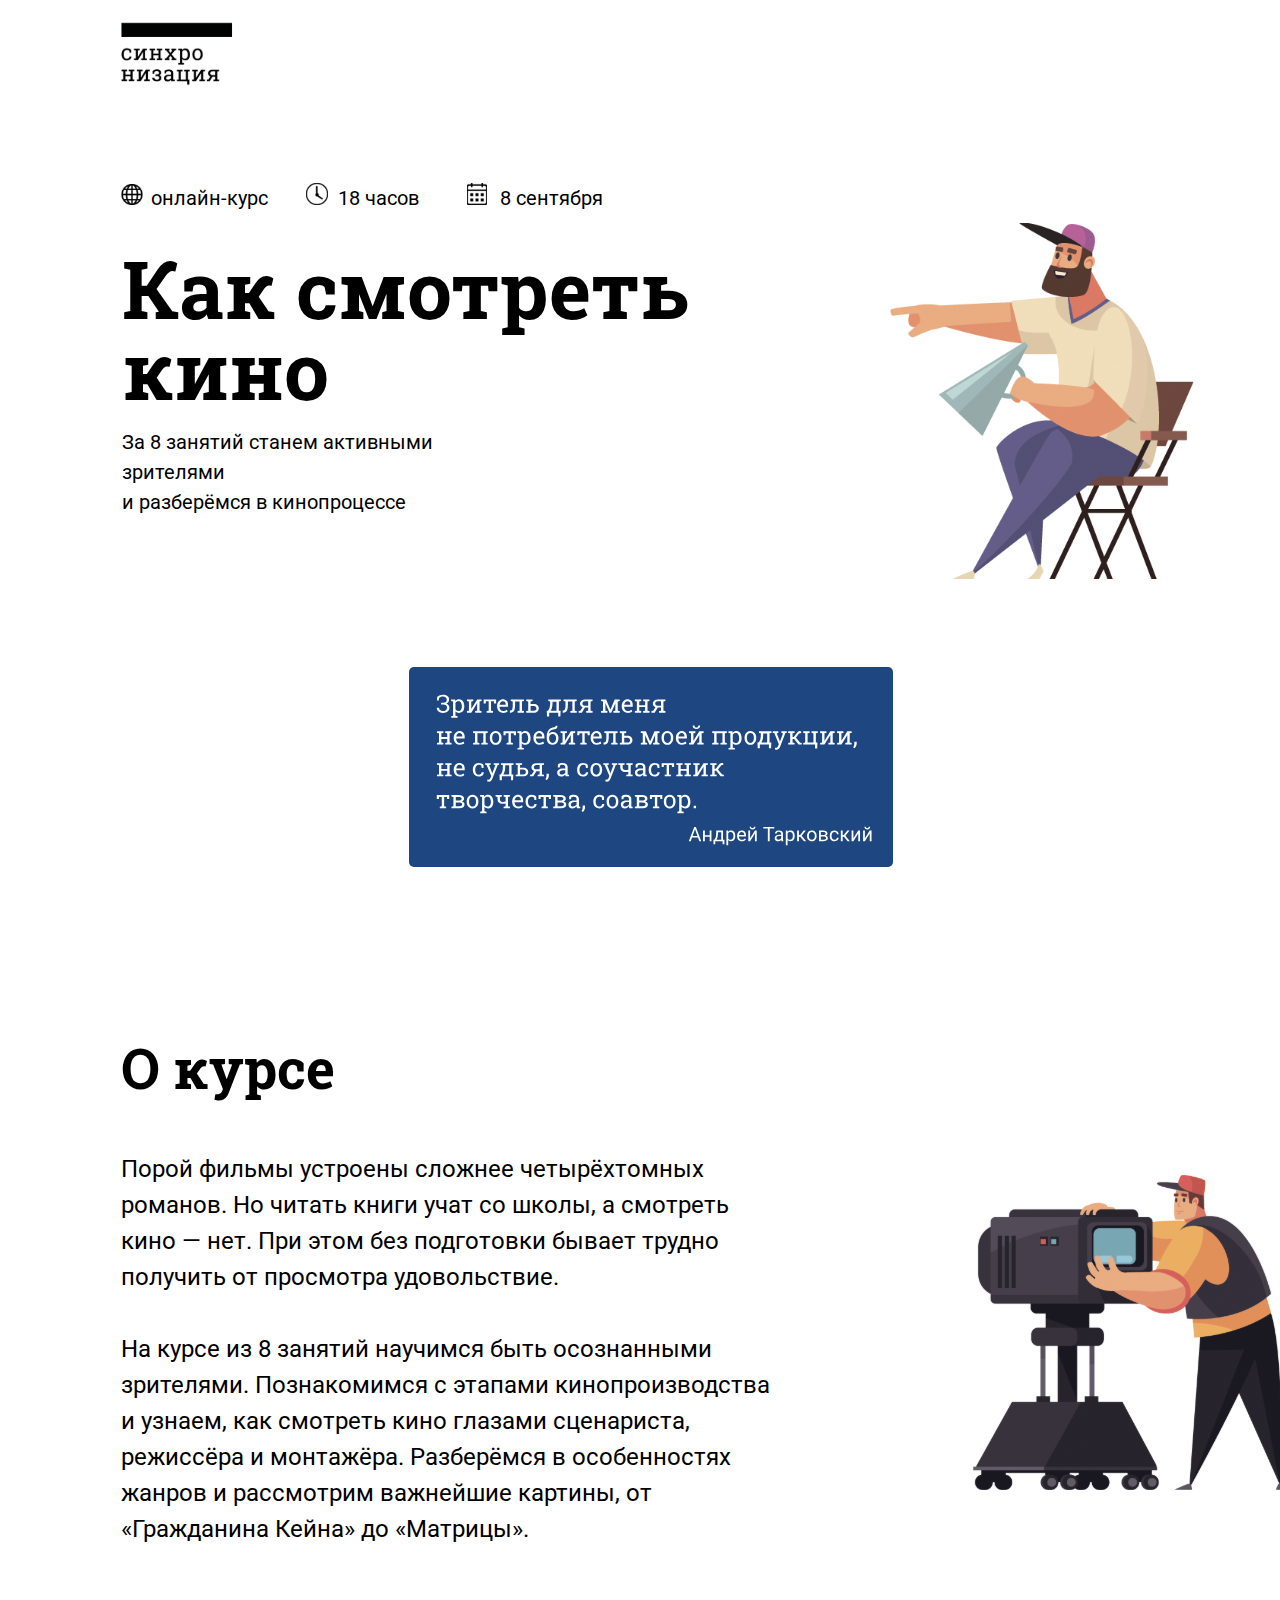
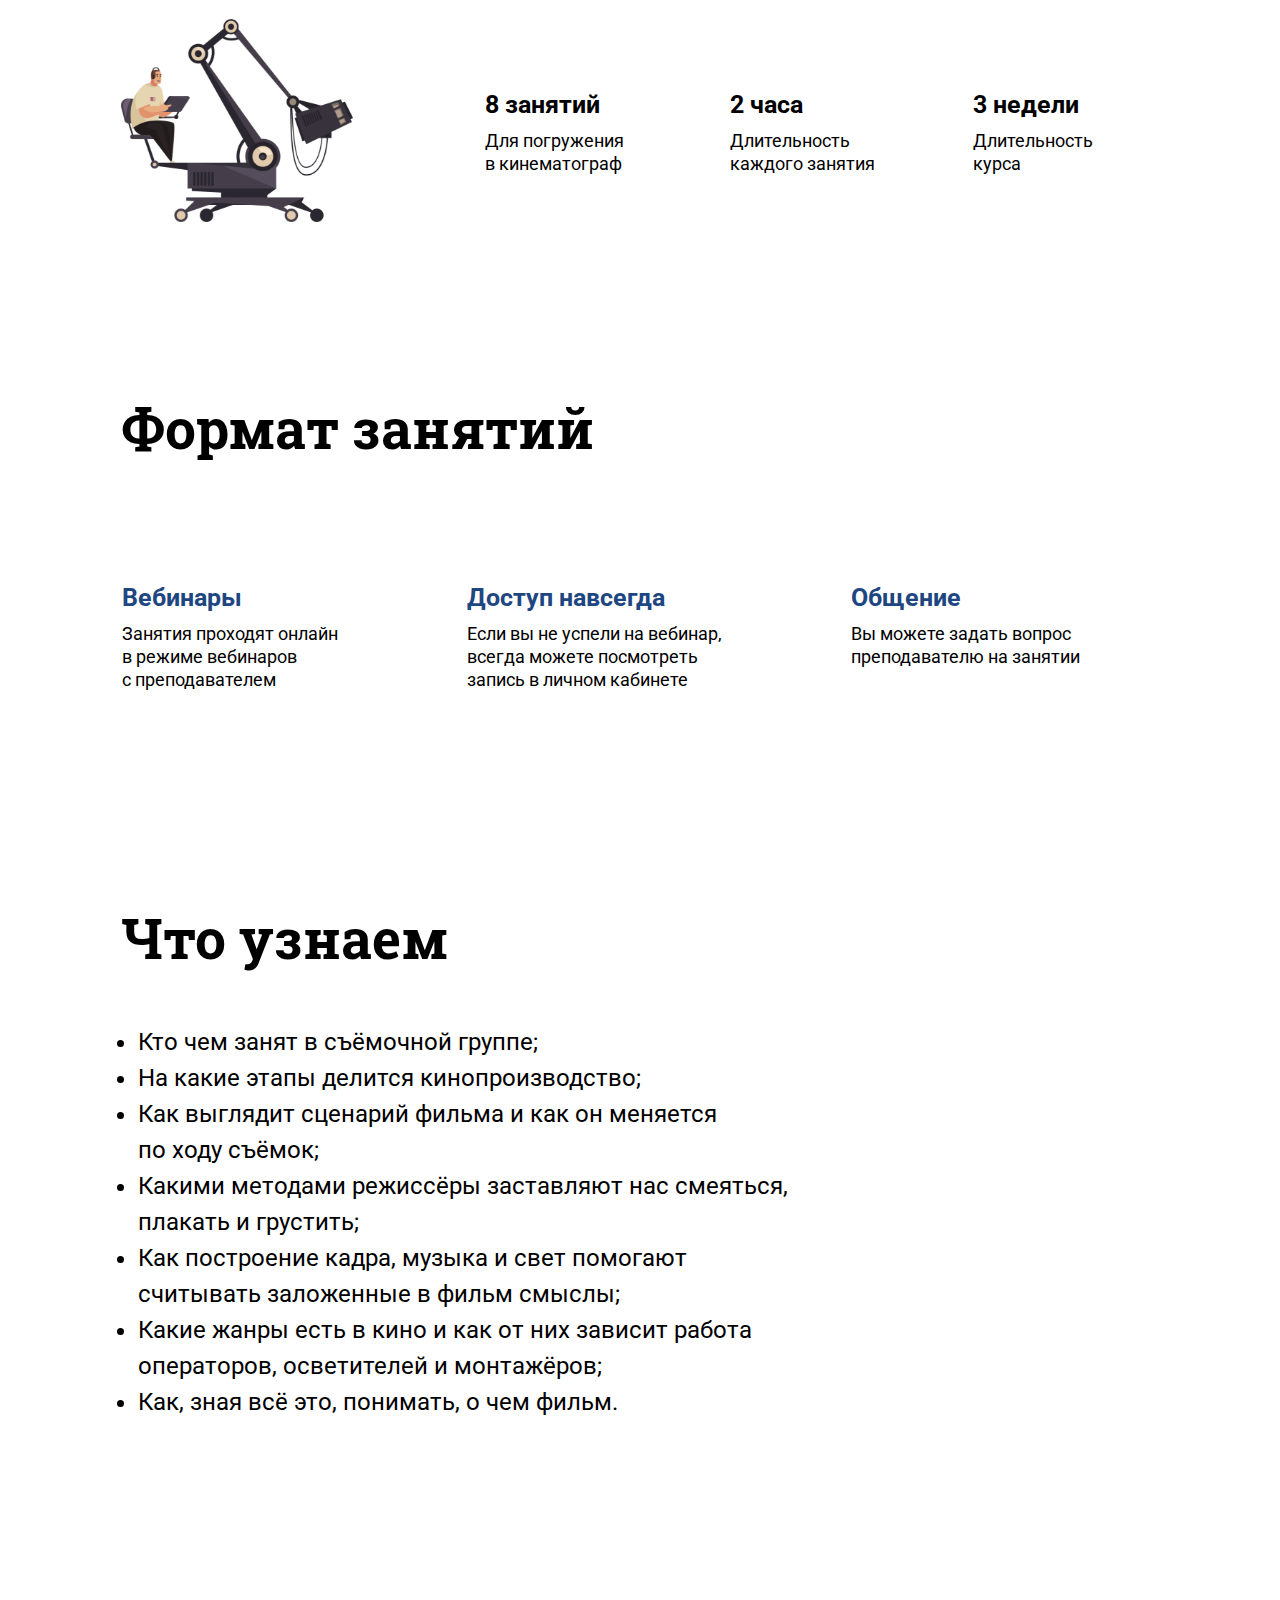
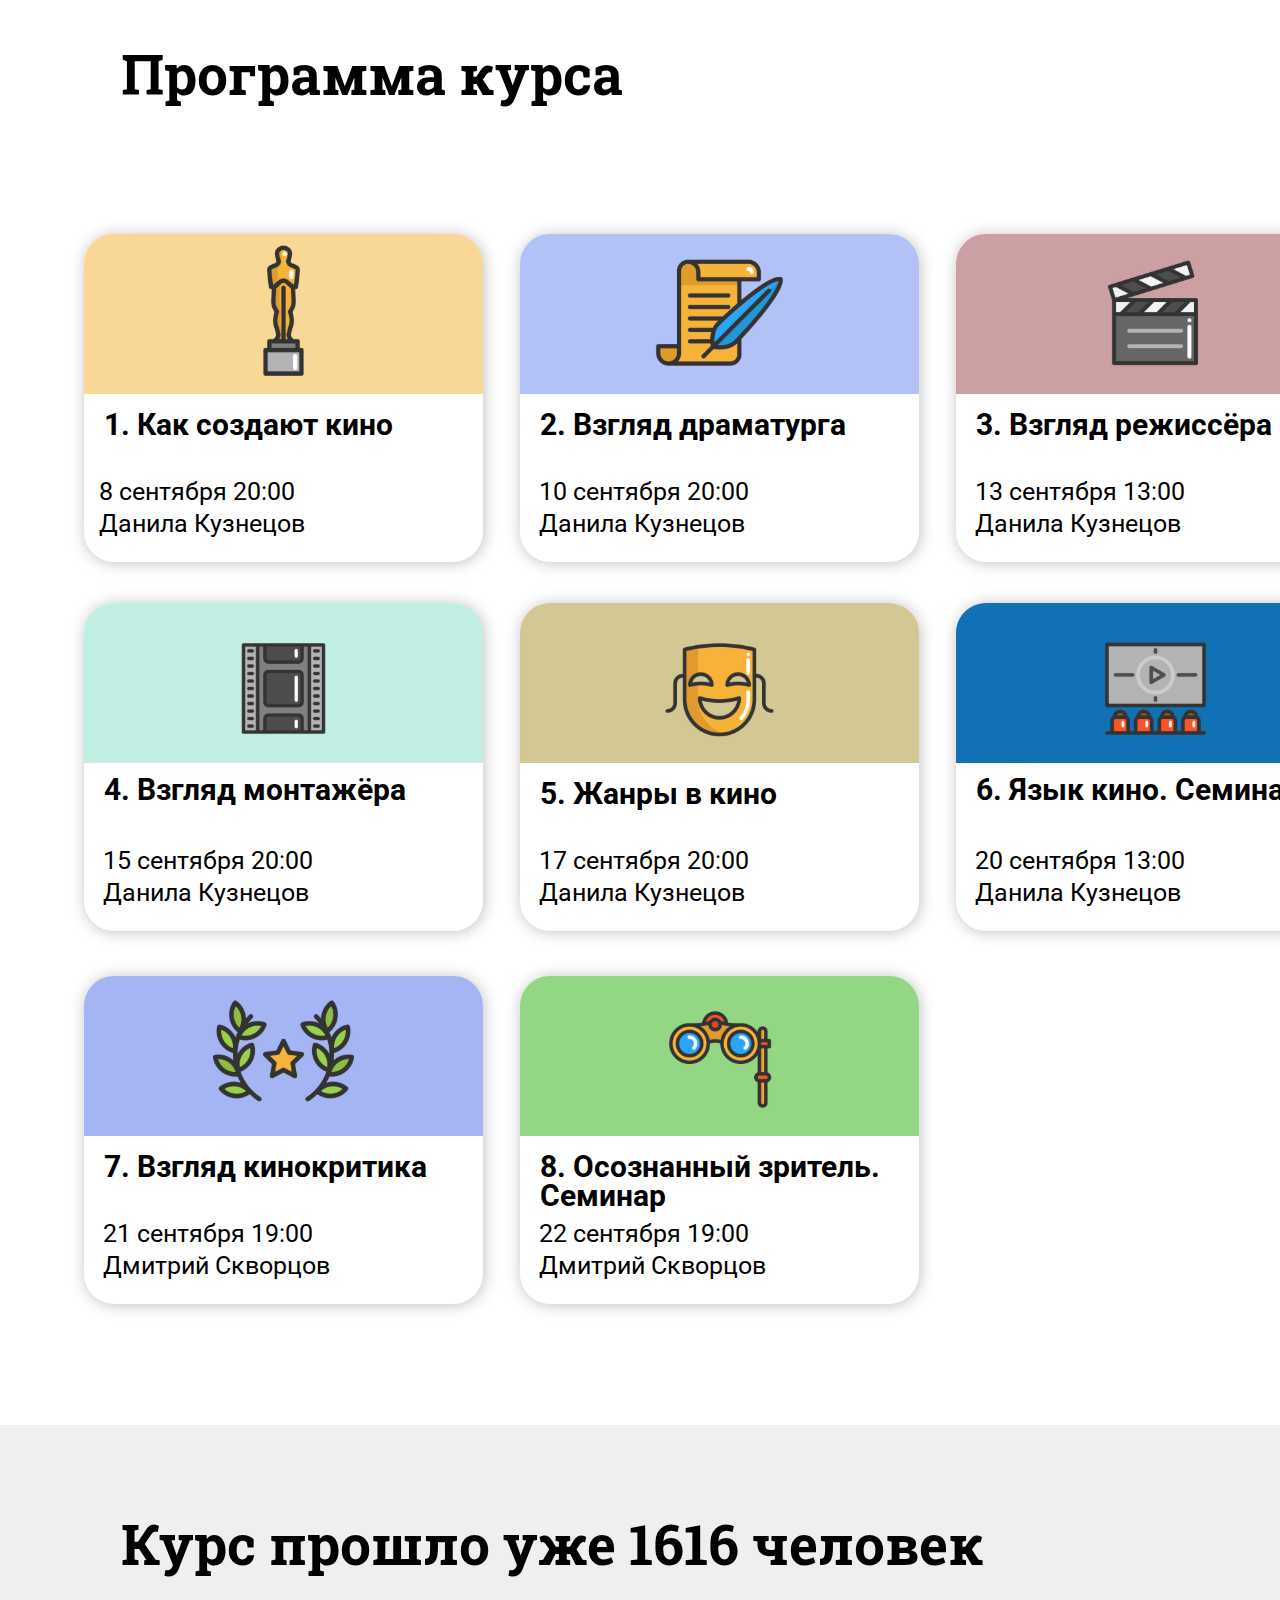
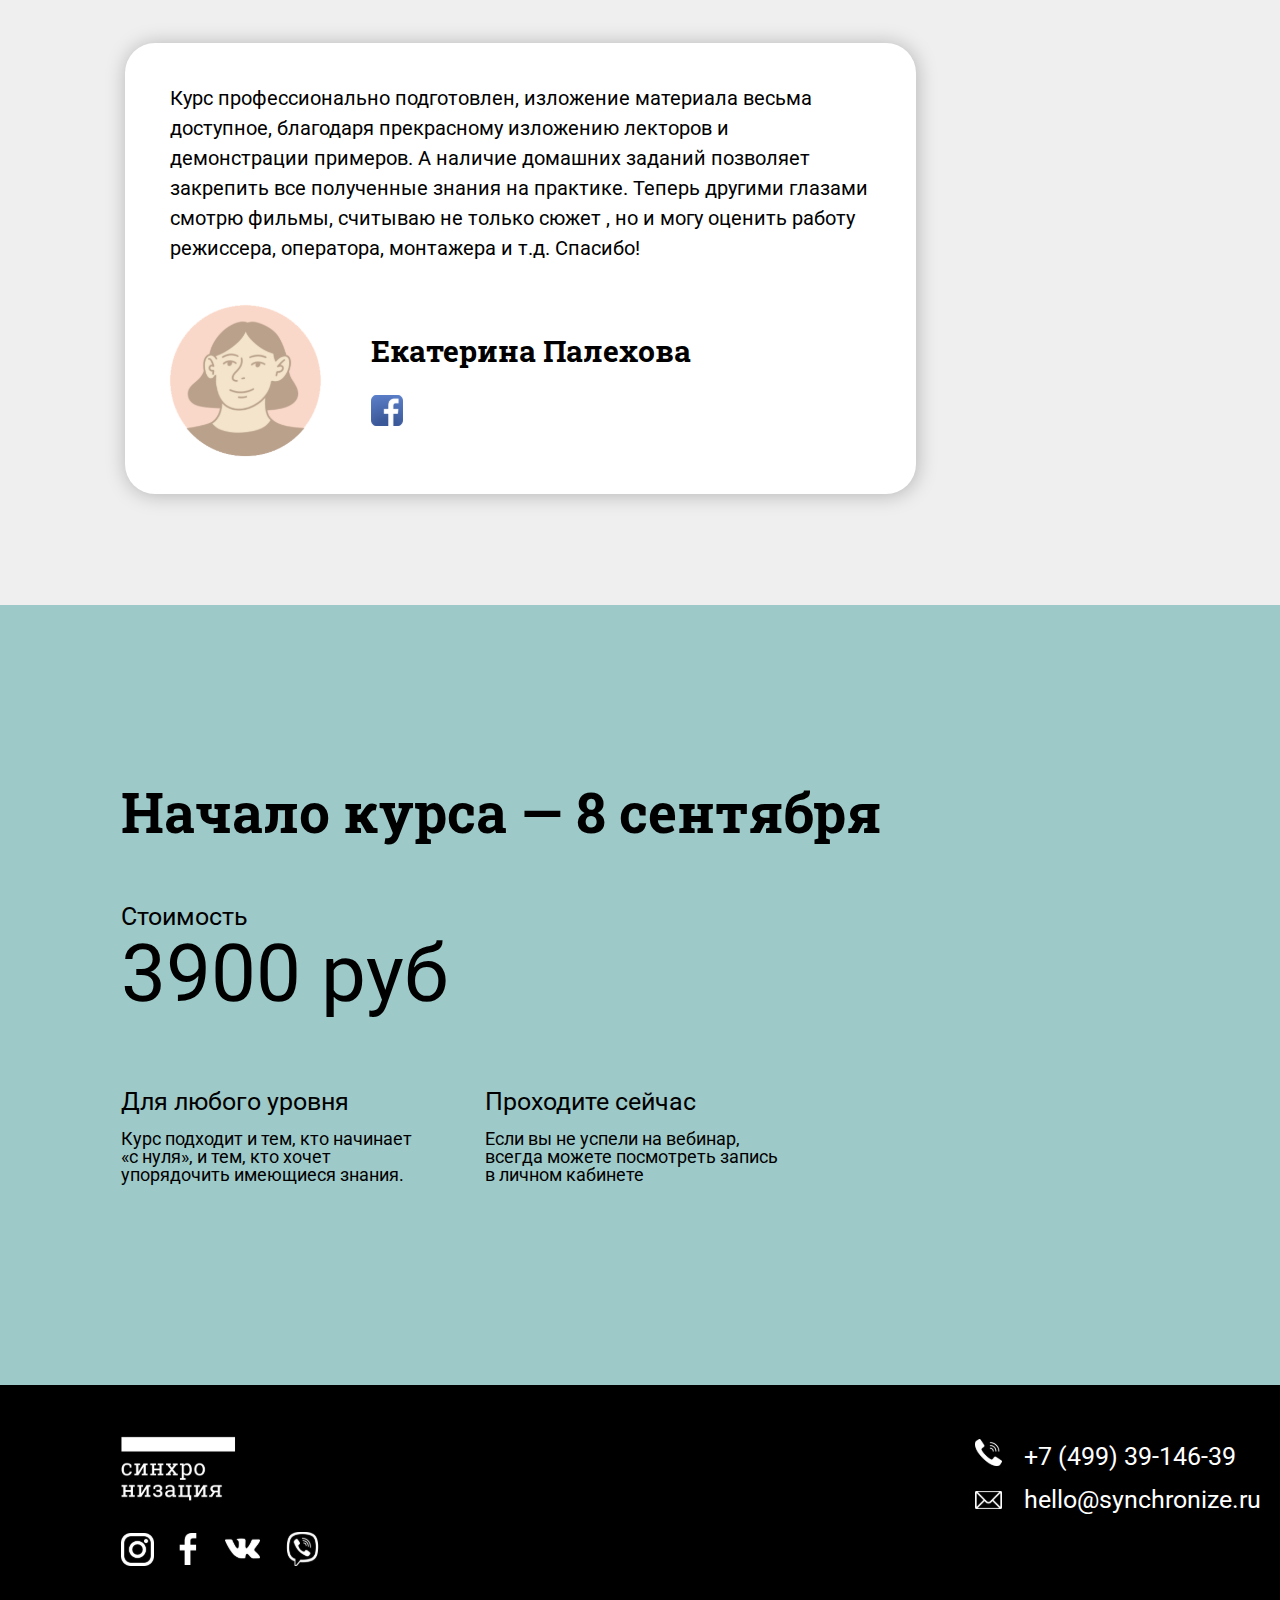
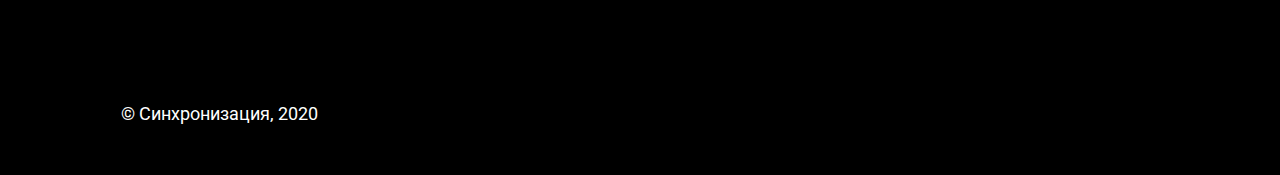
<file: index.html>
<!DOCTYPE html>
<html lang="en">
<head>
    <meta charset="UTF-8">
    <meta http-equiv="X-UA-Compatible" content="IE=edge">
    <meta name="viewport" content="width=device-width, initial-scale=1.0">
    <link rel="stylesheet" href="style.css">
    <title>Document</title>
</head>
<body>
    <main>
        <div class="part-1">
            <img class="top-left-img" src="top-left-img.svg">

            <img class="globe" src="globe.svg">
            <p class="globe-text">онлайн-курс</p>

            <img class="clock" src="clock.svg">
            <p class="clock-text">18 часов</p>

            <img class="calendar" src="calendar.svg">
            <p class="calendar-text">8 сентября</p>

            <h1 class="head-text-1">Как смотреть кино</h1>
            <p class="head-under-text-1">За 8 занятий станем активными зрителями <br>и разберёмся в кинопроцессе</p>

            <img class="human" src="human.svg">

            <img class="blue-block" src="blue-block.svg">
        </div>
        
        <div class="part-2">
            <h2 class="head-text-2">О курсе</h2>
            <p class="head-under-text-2">Порой фильмы устроены сложнее четырёхтомных романов. Но читать книги учат со школы, а смотреть кино — нет. При этом без подготовки бывает трудно получить от просмотра удовольствие.<br>
            <br>На курсе из 8 занятий научимся быть осознанными зрителями. Познакомимся с этапами кинопроизводства и узнаем, как смотреть кино глазами сценариста, режиссёра и монтажёра. Разберёмся в особенностях жанров и рассмотрим важнейшие картины, от «Гражданина Кейна» до «Матрицы».</p>
            <img class="camera-man" src="camera-man.svg">

            <img class="car-camera-man" src="car-camera-man.svg">

            <h3 class="p2-mini-title-1">8 занятий </h3>
            <p class="p2-mini-text-1">Для погружения<br>в кинематограф</p>

            <h3 class="p2-mini-title-2">2 часа </h3>
            <p class="p2-mini-text-2">Длительность<br>каждого занятия</p>

            <h3 class="p2-mini-title-3">3 недели </h3>
            <p class="p2-mini-text-3">Длительность<br>курса</p>
        </div>

        <div class="part-3">
            <h2 class="head-text-3-1">Формат занятий</h2>

            <h3 class="p3-mini-title-1">Вебинары</h3>
            <p class="p3-mini-text-1">Занятия проходят онлайн<br>в режиме вебинаров<br>с преподавателем</p>

            <h3 class="p3-mini-title-2">Доступ навсегда</h3>
            <p class="p3-mini-text-2">Если вы не успели на вебинар,<br>всегда можете посмотреть<br>запись в личном кабинете</p>

            <h3 class="p3-mini-title-3">Общение</h3>
            <p class="p3-mini-text-3">Вы можете задать вопрос<br>преподавателю на занятии</p>

            <h2 class="head-text-3-2">Что узнаем</h2>
            <ul class="p3-ul">
                <li class="p3-li">Кто чем занят в съёмочной группе;</li>
                <li class="p3-li">На какие этапы делится кинопроизводство;</li>
                <li class="p3-li">Как выглядит сценарий фильма и как он меняется<br>по ходу съёмок;</li>
                <li class="p3-li">Какими методами режиссёры заставляют нас смеяться,<br>плакать и грустить;</li>
                <li class="p3-li">Как построение кадра, музыка и свет помогают<br>считывать заложенные в фильм смыслы;</li>
                <li class="p3-li">Какие жанры есть в кино и как от них зависит работа<br>операторов, осветителей и монтажёров;</li>
                <li class="p3-li">Как, зная всё это, понимать, о чем фильм.</li>
            </ul>
        </div>

        <div class="part-4">
            <h2 class="head-text-4">Программа курса</h2>

            <div class="p-4-box-1">
                <img class="statue" src="statue.svg">
                <h3 class="p4-mini-title-1">1. Как создают кино</h3>
                <p class="p4-mini-text-1">8 сентября 20:00<br>Данила Кузнецов</p>    
            </div>

            <div class="p-4-box-2">
                <img class="paper" src="paper.svg">
                <h3 class="p4-mini-title-2">2. Взгляд драматурга</h3>
                <p class="p4-mini-text-2">10 сентября 20:00<br>Данила Кузнецов</p> 
            </div>

            <div class="p-4-box-3">
                <img class="film-card" src="film-card.svg">
                <h3 class="p4-mini-title-3">3. Взгляд режиссёра</h3>
                <p class="p4-mini-text-3">13 сентября 13:00<br>Данила Кузнецов</p> 
            </div>

            <div class="p-4-box-4">
                <img class="film" src="film.svg">
                <h3 class="p4-mini-title-4">4. Взгляд монтажёра</h3>
                <p class="p4-mini-text-4">15 сентября 20:00<br>Данила Кузнецов</p> 
            </div>

            <div class="p-4-box-5">
                <img class="mask" src="mask.svg">
                <h3 class="p4-mini-title-5">5. Жанры в кино</h3>
                <p class="p4-mini-text-5">17 сентября 20:00<br>Данила Кузнецов</p> 
            </div>

            <div class="p-4-box-6">
                <img class="meeting" src="meeting.svg">
                <h3 class="p4-mini-title-6">6. Язык кино. Семинар</h3>
                <p class="p4-mini-text-6">20 сентября 13:00<br>Данила Кузнецов</p> 
            </div>

            <div class="p-4-box-7">
                <img class="award" src="award.svg">
                <h3 class="p4-mini-title-7">7. Взгляд кинокритика</h3>
                <p class="p4-mini-text-7">21 сентября 19:00<br>Дмитрий Скворцов</p> 
            </div>

            <div class="p-4-box-8">
                <img class="glasses" src="glasses.svg">
                <h3 class="p4-mini-title-8">8. Осознанный зритель.<br>Семинар</h3>
                <p class="p4-mini-text-8">22 сентября 19:00<br>Дмитрий Скворцов</p>
            </div>
        </div>

        <div class="part-5">
            <h1 class="head-text-5">Курс прошло уже 1616 человек</h1>
            <div class="p5-card">
                <p class="p5-mini-text">Курс профессионально подготовлен, изложение материала весьма
                доступное, благодаря прекрасному изложению лекторов и демонстрации
                примеров. А наличие домашних заданий позволяет закрепить все
                полученные знания на практике. Теперь другими глазами смотрю
                фильмы, считываю не только сюжет , но и могу оценить работу
                режиссера, оператора, монтажера и т.д. Спасибо!</p>
                <img class="profile-img" src="profile-img.svg">
                <h3 class="p5-mini-title">Екатерина Палехова</h3>
                <img class="facebook" src="facebook-coloured.svg">
            </div>
        </div>

        <div class="part-6">
            <h1 class="head-text-6">Начало курса — 8 сентября</h1>
            <p class="part-6-p-1">Стоимость</p>
            <h3 class="p6-mini-title">3900 руб</h3>
            <p class="part-6-p-2">Для любого уровня</p>
            <p class="p6-mini-text-1">Курс подходит и тем, кто начинает<br>
                «с нуля», и тем, кто хочет<br>
                упорядочить имеющиеся знания.</p>
            <p class="part-6-p-3">Проходите сейчас</p>
            <p class="p6-mini-text-2">Если вы не успели на вебинар,<br>
                всегда можете посмотреть запись<br>
                в личном кабинете</p>
        </div>

        <div class="part-7">
            <img class="part-7-text-img" src="text-img.svg">

            <img class="part-7-instagram" src="instagram.svg">
            <img class="part-7-facebook" src="facebook-wb.svg">
            <img class="part-7-wk-logo" src="wk-logo.svg">
            <img class="part-7-whatsapp" src="whatsapp.svg">

            <img class="part-7-phone" src="phone.svg">
            <p class="part-7-phone-text">+7 (499) 39-146-39</p>
            <img class="part-7-email" src="email.svg">
            <p class="part-7-email-text">hello@synchronize.ru</p>

            <p class="part-7-end-text">© Синхронизация, 2020</p>
        </div>
    </main>
</body>
</html>
</file>
<file: style.css>
@import url('https://fonts.googleapis.com/css2?family=Roboto&display=swap');
@import url('https://fonts.googleapis.com/css2?family=Roboto+Slab:wght@700&display=swap');

*{
    margin: 0px;
    padding: 0px;
}

body {
    display: flex;
    justify-content: center;
}
 
main {
    position: relative;
    width: 1440px;
}


 /* PART 1 */
.top-left-img {
    position: absolute;
    width: 112px;
    height: 66px;
    left: 121px;
    top: 21px;
}

.globe {
    position: absolute;
    width: 22px;
    height: 21px;
    left: 121px;
    top: 184px;
}
.globe-text {
    position: absolute;
    width: 130px;
    height: 32px;
    left: 151px;
    top: 187px;    
    font-family: 'Roboto', sans-serif;
    font-style: normal;
    font-weight: 400;
    font-size: 20px;
    line-height: 23px;
    color: #000000;
}

.clock {
    position: absolute;
    width: 22px;
    height: 22px;
    left: 306px;
    top: 183px;
}
.clock-text {
    position: absolute;
    width: 130px;
    height: 32px;
    left: 338px;
    top: 187px;
    font-family: 'Roboto';
    font-style: normal;
    font-weight: 400;
    font-size: 20px;
    line-height: 23px;
    color: #000000;
}

.calendar {
    position: absolute;
    width: 20px;
    height: 22px;
    left: 467px;
    top: 183px;
}
.calendar-text {
    position: absolute;
    width: 130px;
    height: 32px;
    left: 500px;
    top: 187px;
    font-family: 'Roboto';
    font-style: normal;
    font-weight: 400;
    font-size: 20px;
    line-height: 23px;
    color: #000000;
}

.head-text-1 {
    position: absolute;
    width: 628px;
    height: 190px;
    left: 122px;
    top: 248px;
    font-family: 'Roboto Slab';
    font-style: normal;
    font-weight: 700;
    font-size: 80px;
    line-height: 81px;
    color: #000000;
}

.head-under-text-1 {
    position: absolute;
    width: 414px;
    height: 62px;
    left: 122px;
    top: 427px;
    font-family: 'Roboto';
    font-style: normal;
    font-weight: 400;
    font-size: 20px;
    line-height: 30px;
    color: #000000;
}

.human {
    position: absolute;
    width: 304px;
    height: 356px;
    left: 890px;
    top: 223px;
}

.blue-block {
    position: absolute;
    width: 483.63px;
    height: 200px;
    left: 409.39px;
    top: 666.62px;
    background: #1E4681;
    border-radius: 5px;
}


 /* PART 2 */
.head-text-2 {
    position: absolute;
    width: 365px;
    height: 93px;
    left: 121px;
    top: 1040px;
    font-family: 'Roboto Slab';
    font-style: normal;
    font-weight: 700;
    font-size: 55px;
    line-height: 56px;
    color: #000000;
}

.head-under-text-2 {
    position: absolute;
    width: 662px;
    height: 374px;
    left: 121px;
    top: 1151px;
    font-family: 'Roboto';
    font-style: normal;
    font-weight: 400;
    font-size: 24px;
    line-height: 36px;
    color: #000000;
}

.camera-man {
    position: absolute;
    width: 314px;
    height: 315px;
    left: 973px;
    top: 1175px;
}

.car-camera-man {
    position: absolute;
    width: 232px;
    height: 203px;
    left: 121px;
    top: 1619px;
}

.p2-mini-title-1 {
    position: absolute;
    width: 150px;
    height: 39px;
    left: 485px;
    top: 1689px;
    font-family: 'Roboto';
    font-style: normal;
    font-weight: 700;
    font-size: 25px;
    line-height: 32px;
    color: #000000;
}
.p2-mini-text-1 {
    position: absolute;
    width: 150px;
    height: 39px;
    left: 485px;
    top: 1729px;
    font-family: 'Roboto';
    font-style: normal;
    font-weight: 400;
    font-size: 18px;
    line-height: 23px;
    color: #000000;
}
.p2-mini-title-2 {
    position: absolute;
    width: 150px;
    height: 39px;
    left: 730px;
    top: 1689px;
    font-family: 'Roboto';
    font-style: normal;
    font-weight: 700;
    font-size: 25px;
    line-height: 32px;
    color: #000000;
}
.p2-mini-text-2 {
    position: absolute;
    width: 150px;
    height: 39px;
    left: 730px;
    top: 1729px;
    font-family: 'Roboto';
    font-style: normal;
    font-weight: 400;
    font-size: 18px;
    line-height: 23px;
    color: #000000;
}
.p2-mini-title-3 {
    position: absolute;
    width: 150px;
    height: 39px;
    left: 973px;
    top: 1689px;
    font-family: 'Roboto';
    font-style: normal;
    font-weight: 700;
    font-size: 25px;
    line-height: 32px;
    color: #000000;
}
.p2-mini-text-3 {
    position: absolute;
    width: 150px;
    height: 39px;
    left: 973px;
    top: 1729px;
    font-family: 'Roboto';
    font-style: normal;
    font-weight: 400;
    font-size: 18px;
    line-height: 23px;
    color: #000000;
}


 /* PART 3 */
.head-text-3-1 {
    position: absolute;
    width: 667px;
    height: 93px;
    left: 121px;
    top: 2000px;
    font-family: 'Roboto Slab';
    font-style: normal;
    font-weight: 700;
    font-size: 55px;
    line-height: 56px;
    color: #000000;
}

.p3-mini-title-1 {
    position: absolute;
    width: 150px;
    height: 39px;
    left: 122px;
    top: 2182px;
    font-family: 'Roboto';
    font-style: normal;
    font-weight: 700;
    font-size: 25px;
    line-height: 32px;
    color: #1E4681;
}
.p3-mini-text-1 {
    position: absolute;
    width: 223px;
    height: 39px;
    left: 122px;
    top: 2222px;
    font-family: 'Roboto';
    font-style: normal;
    font-weight: 400;
    font-size: 18px;
    line-height: 23px;
    color: #000000;
}
.p3-mini-title-2 {
    position: absolute;
    width: 214px;
    height: 39px;
    left: 467px;
    top: 2182px;
    font-family: 'Roboto';
    font-style: normal;
    font-weight: 700;
    font-size: 25px;
    line-height: 32px;
    color: #1E4681;
}
.p3-mini-text-2 {
    position: absolute;
    width: 271px;
    height: 109px;
    left: 467px;
    top: 2222px;
    font-family: 'Roboto';
    font-style: normal;
    font-weight: 400;
    font-size: 18px;
    line-height: 23px;
    color: #000000;
}
.p3-mini-title-3 {
    position: absolute;
    width: 150px;
    height: 39px;
    left: 851px;
    top: 2182px;
    font-family: 'Roboto';
    font-style: normal;
    font-weight: 700;
    font-size: 25px;
    line-height: 32px;
    color: #1E4681;
}
.p3-mini-text-3 {
    position: absolute;
    width: 245px;
    height: 39px;
    left: 851px;
    top: 2222px;
    font-family: 'Roboto';
    font-style: normal;
    font-weight: 400;
    font-size: 18px;
    line-height: 23px;
    color: #000000;
}

.head-text-3-2 {
    position: absolute;
    width: 667px;
    height: 93px;
    left: 121px;
    top: 2510px;
    font-family: 'Roboto Slab';
    font-style: normal;
    font-weight: 700;
    font-size: 55px;
    line-height: 56px;
    color: #000000;
}

.p3-ul {
    position: absolute;
    width: 662px;
    height: 374px;
    left: 138px;
    top: 2624px;
}
.p3-li {
    font-family: 'Roboto';
    font-style: normal;
    font-weight: 400;
    font-size: 24px;
    line-height: 36px;
    color: #000000;
}


 /* PART 4 */
.head-text-4 {
    position: absolute;
    width: 905px;
    height: 93px;
    left: 121px;
    top: 3246px;
    font-family: 'Roboto Slab';
    font-style: normal;
    font-weight: 700;
    font-size: 55px;
    line-height: 101.38%;
    color: #000000;
}

.p-4-box-1 {
    position: absolute;
    width: 399px;
    height: 328px;
    left: 84px;
    top: 3434px;
    background: #FFFFFF;
    box-shadow: 1px 1px 15px rgba(0, 0, 0, 0.25);
    border-radius: 30px;
}

.statue {
    position: absolute;
    width: 399px;
    height: 160px;
}

.p4-mini-title-1 {
    position: absolute;
    width: 365px;
    height: 39px;
    left: 20px;
    top: 171px;
    font-family: 'Roboto';
    font-style: normal;
    font-weight: 700;
    font-size: 30px;
    line-height: 39px;
    color: #000000;
}

.p4-mini-text-1 {
    position: absolute;
    width: 365px;
    height: 63px;
    left: 15px;
    top: 242px;
    font-family: 'Roboto';
    font-style: normal;
    font-weight: 400;
    font-size: 25px;
    line-height: 32px;
    color: #000000;
}

.p-4-box-2 {
    position: absolute;
    width: 399px;
    height: 328px;
    left: 520px;
    top: 3434px;
    background: #FFFFFF;
    box-shadow: 1px 1px 15px rgba(0, 0, 0, 0.25);
    border-radius: 30px;
}

.paper {
    position: absolute;
    width: 399px;
    height: 160px;
}

.p4-mini-title-2 {
    position: absolute;
    width: 365px;
    height: 39px;
    left: 20px;
    top: 171px;
    font-family: 'Roboto';
    font-style: normal;
    font-weight: 700;
    font-size: 30px;
    line-height: 39px;
    color: #000000;
}

.p4-mini-text-2 {
    position: absolute;
    width: 365px;
    height: 63px;
    left: 19px;
    top: 242px;
    font-family: 'Roboto';
    font-style: normal;
    font-weight: 400;
    font-size: 25px;
    line-height: 32px;
    color: #000000;
}

.p-4-box-3 {
    position: absolute;
    width: 399px;
    height: 328px;
    left: 956px;
    top: 3434px;
    background: #FFFFFF;
    box-shadow: 1px 1px 15px rgba(0, 0, 0, 0.25);
    border-radius: 30px;
}

.film-card {
    position: absolute;
    width: 399px;
    height: 160px;
}

.p4-mini-title-3 {
    position: absolute;
    width: 365px;
    height: 39px;
    left: 20px;
    top: 171px;
    font-family: 'Roboto';
    font-style: normal;
    font-weight: 700;
    font-size: 30px;
    line-height: 39px;
    color: #000000;
}

.p4-mini-text-3 {
    position: absolute;
    width: 365px;
    height: 63px;
    left: 19px;
    top: 242px;
    font-family: 'Roboto';
    font-style: normal;
    font-weight: 400;
    font-size: 25px;
    line-height: 32px;
    color: #000000;
}

.p-4-box-4 {
    position: absolute;
    width: 399px;
    height: 328px;
    left: 84px;
    top: 3803px;
    background: #FFFFFF;
    box-shadow: 1px 1px 15px rgba(0, 0, 0, 0.25);
    border-radius: 30px;
}

.film {
    position: absolute;
    width: 399px;
    height: 160px;
}

.p4-mini-title-4 {
    position: absolute;
    width: 365px;
    height: 39px;
    left: 20px;
    top: 171px;
    font-family: 'Roboto';
    font-style: normal;
    font-weight: 700;
    font-size: 30px;
    line-height: 32px;
    color: #000000;
}

.p4-mini-text-4 {
    position: absolute;
    width: 365px;
    height: 63px;
    left: 19px;
    top: 242px;
    font-family: 'Roboto';
    font-style: normal;
    font-weight: 400;
    font-size: 25px;
    line-height: 32px;
    color: #000000;
}

.p-4-box-5 {
    position: absolute;
    width: 399px;
    height: 328px;
    left: 520px;
    top: 3803px;
    background: #FFFFFF;
    box-shadow: 1px 1px 15px rgba(0, 0, 0, 0.25);
    border-radius: 30px;
}

.mask {
    position: absolute;
    width: 399px;
    height: 160px;
}

.p4-mini-title-5 {
    position: absolute;
    width: 365px;
    height: 39px;
    left: 20px;
    top: 171px;
    font-family: 'Roboto';
    font-style: normal;
    font-weight: 700;
    font-size: 30px;
    line-height: 39px;
    color: #000000;
}

.p4-mini-text-5 {
    position: absolute;
    width: 365px;
    height: 63px;
    left: 19px;
    top: 242px;
    font-family: 'Roboto';
    font-style: normal;
    font-weight: 400;
    font-size: 25px;
    line-height: 32px;
    color: #000000;
}

.p-4-box-6 {
    position: absolute;
    width: 399px;
    height: 328px;
    left: 956px;
    top: 3803px;
    background: #FFFFFF;
    box-shadow: 1px 1px 15px rgba(0, 0, 0, 0.25);
    border-radius: 30px;
}

.meeting {
    position: absolute;
    width: 399px;
    height: 160px;
}

.p4-mini-title-6 {
    position: absolute;
    width: 365px;
    height: 39px;
    left: 20px;
    top: 171px;
    font-family: 'Roboto';
    font-style: normal;
    font-weight: 700;
    font-size: 30px;
    line-height: 32px;
    color: #000000;
}

.p4-mini-text-6 {
    position: absolute;
    width: 365px;
    height: 63px;
    left: 19px;
    top: 242px;
    font-family: 'Roboto';
    font-style: normal;
    font-weight: 400;
    font-size: 25px;
    line-height: 32px;
    color: #000000;
}

.p-4-box-7 {
    position: absolute;
    width: 399px;
    height: 328px;
    left: 84px;
    top: 4176px;
    background: #FFFFFF;
    box-shadow: 1px 1px 15px rgba(0, 0, 0, 0.25);
    border-radius: 30px;

}

.award {
    position: absolute;
    width: 399px;
    height: 160px;
}

.p4-mini-title-7 {
    position: absolute;
    width: 365px;
    height: 39px;
    left: 20px;
    top: 171px;
    font-family: 'Roboto';
    font-style: normal;
    font-weight: 700;
    font-size: 30px;
    line-height: 39px;
    color: #000000;
}

.p4-mini-text-7 {
    position: absolute;
    width: 365px;
    height: 63px;
    left: 19px;
    top: 242px;
    font-family: 'Roboto';
    font-style: normal;
    font-weight: 400;
    font-size: 25px;
    line-height: 32px;
    color: #000000;
}

.p-4-box-8 {
    position: absolute;
    width: 399px;
    height: 328px;
    left: 520px;
    top: 4176px;
    background: #FFFFFF;
    box-shadow: 1px 1px 15px rgba(0, 0, 0, 0.25);
    border-radius: 30px;
}

.glasses {
    position: absolute;
    width: 399px;
    height: 160px;
}

.p4-mini-title-8 {
    position: absolute;
    width: 365px;
    height: 71px;
    left: 20px;
    top: 176px;
    font-family: 'Roboto';
    font-style: normal;
    font-weight: 700;
    font-size: 30px;
    line-height: 29px;
    color: #000000;
}

.p4-mini-text-8 {
    position: absolute;
    width: 365px;
    height: 63px;
    left: 19px;
    top: 242px;
    font-family: 'Roboto';
    font-style: normal;
    font-weight: 400;
    font-size: 25px;
    line-height: 32px;
    color: #000000;
}    


 /* PART 5 */
.part-5 {
    position: absolute;
    width: 1440px;
    height: 780px;
    left: -1px;
    top: 4625px;
    background: #EFEFEF;
}
    
.head-text-5 {
    position: absolute;
    width: 987px;
    height: 93px;
    left: 122px;
    top: 91px;
    font-family: 'Roboto Slab';
    font-style: normal;
    font-weight: 700;
    font-size: 55px;
    line-height: 56px;
    color: #000000;
}
    
.p5-card {
    position: absolute;
    width: 791px;
    height: 451px;
    left: 126px;
    top: 218px;
    background: #FFFFFF;
    box-shadow: 1px 1px 20px rgba(0, 0, 0, 0.25);
    border-radius: 30px;
}
    
.p5-mini-text {
    position: absolute;
    width: 700px;
    height: 203px;
    left: 45px;
    top: 40px;
    font-family: 'Roboto';
    font-style: normal;
    font-weight: 400;
    font-size: 20px;
    line-height: 30px;
    color: #000000;
}
    
.profile-img {
    position: absolute;
    width: 190px;
    height: 169px;
    left: 26px;
    top: 253px;
}
    
.p5-mini-title {
    position: absolute;
    width: 353px;
    height: 59px;
    left: 246px;
    top: 293px;
    font-family: 'Roboto Slab';
    font-style: normal;
    font-weight: 700;
    font-size: 30px;
    line-height: 30px;
    color: #000000;
}
    
.facebook {
    position: absolute;
    width: 32px;
    height: 31px;
    left: 246px;
    top: 352px;
}


 /* PART 6 */
.part-6 {
    position: absolute;
    width: 1440px;
    height: 780px;
    left: -1px;
    top: 5405px;
    background: #9DC9C8;
}

.head-text-6 {
    position: absolute;
    width: 908px;
    height: 66px;
    left: 122px;
    top: 179px;
    font-family: 'Roboto Slab';
    font-style: normal;
    font-weight: 700;
    font-size: 55px;
    line-height: 56px;
    color: #000000;
}

.part-6-p-1 {
    position: absolute;
    width: 170px;
    height: 32px;
    left: 122px;
    top: 299px;
    font-family: 'Roboto';
    font-style: normal;
    font-weight: 400;
    font-size: 25px;
    line-height: 25px;
    color: #000000;
}

.p6-mini-title {
    position: absolute;
    width: 481px;
    height: 181px;
    left: 122px;
    top: 329px;
    font-family: 'Roboto';
    font-style: normal;
    font-weight: 400;
    font-size: 80px;
    line-height: 81px;
    color: #000000;
}

.part-6-p-2 {
    position: absolute;
    width: 294px;
    height: 32px;
    left: 122px;
    top: 484px;
    font-family: 'Roboto';
    font-style: normal;
    font-weight: 400;
    font-size: 25px;
    line-height: 25px;
    color: #000000;
}

.p6-mini-text-1 {
    position: absolute;
    width: 294px;
    height: 70px;
    left: 122px;
    top: 525px;
    font-family: 'Roboto';
    font-style: normal;
    font-weight: 400;
    font-size: 18px;
    line-height: 18px;
    color: #000000;
}

.part-6-p-3 {
    position: absolute;
    width: 322px;
    height: 32px;
    left: 486px;
    top: 484px;
    font-family: 'Roboto';
    font-style: normal;
    font-weight: 400;
    font-size: 25px;
    line-height: 25px;
    color: #000000;
}

.p6-mini-text-2 {
    position: absolute;
    width: 294px;
    height: 70px;
    left: 486px;
    top: 525px;
    font-family: 'Roboto';
    font-style: normal;
    font-weight: 400;
    font-size: 18px;
    line-height: 18px;
    color: #000000;
}


 /* PART 7 */
.part-7 {
    position: absolute;
    width: 1440px;
    height: 390px;
    left: -1px;
    top: 6185px;
    background: #000000;
}

.part-7-text-img {
    position: absolute;
    width: 115px;
    height: 68px;
    left: 122px;
    top: 50px;
}

.part-7-instagram {
    position: absolute;
    width: 33px;
    height: 33px;
    left: 122px;
    top: 148px;
}

.part-7-facebook {
    position: absolute;
    width: 32px;
    height: 32px;
    left: 173px;
    top: 148px;
}

.part-7-wk-logo {
    position: absolute;
    width: 35px;
    height: 35px;
    left: 226px;
    top: 146px;
}

.part-7-whatsapp {
    position: absolute;
    width: 34px;
    height: 34px;
    left: 286px;
    top: 147px;
}

.part-7-phone {
    position: absolute;
    width: 27px;
    height: 27px;
    left: 976px;
    top: 54px;
}

.part-7-phone-text {
    position: absolute;
    width: 230px;
    height: 40px;
    left: 1025px;
    top: 59px;
    font-family: 'Roboto';
    font-style: normal;
    font-weight: 400;
    font-size: 25px;
    line-height: 25px;
    color: #FFFFFF;
}

.part-7-email {
    position: absolute;
    width: 27px;
    height: 18px;
    left: 976px;
    top: 106px;
}

.part-7-email-text {
    position: absolute;
    width: 269px;
    height: 40px;
    left: 1025px;
    top: 102px;
    font-family: 'Roboto';
    font-style: normal;
    font-weight: 400;
    font-size: 25px;
    line-height: 25px;
    color: #FFFFFF;
}

.part-7-end-text {
    position: absolute;
    width: 230px;
    height: 40px;
    left: 122px;
    top: 270px;
    font-family: 'Roboto';
    font-style: normal;
    font-weight: 400;
    font-size: 18px;
    line-height: 118px;
    color: #FFFFFF;
}


/* Written for TABLET mode */
@media only screen and (max-width: 834px) {  
    main {
        position: relative;
        width: 834px;
    }

    /* PART 1 */
    .top-left-img {
        position: absolute;
        width: 64.87px;
        height: 38.23px;
        left: 70.08px;
        top: 22px;
    }
    .globe {
        position: absolute;
        width: 12.74px;
        height: 12.16px;
        left: 70.08px;
        top: 116.4px;
    }
    .globe-text {
        position: absolute;
        width: 75.29px;
        height: 18.53px;
        left: 87.45px;
        top: 118.14px;
        font-family: 'Roboto';
        font-style: normal;
        font-weight: 400;
        font-size: 12px;
        line-height: 14px;
        color: #000000;
    }
    .clock {
        position: absolute;
        width: 12.74px;
        height: 12.74px;
        left: 177.23px;
        top: 115.83px;
    }
    .clock-text {
        position: absolute;
        width: 75.29px;
        height: 18.53px;
        left: 195.76px;
        top: 118.14px;
        font-family: 'Roboto';
        font-style: normal;
        font-weight: 400;
        font-size: 12px;
        line-height: 14px;
        color: #000000;
    }
    .calendar {
        position: absolute;
        width: 11.58px;
        height: 12.74px;
        left: 270.47px;
        top: 115.83px;
    }
    .calendar-text {
        position: absolute;
        width: 75.29px;
        height: 18.53px;
        left: 289.58px;
        top: 118.14px;
        font-family: 'Roboto';
        font-style: normal;
        font-weight: 400;
        font-size: 12px;
        line-height: 14px;
        color: #000000;
    }
    .head-text-1 {
        position: absolute;
        width: 363.72px;
        height: 110.04px;
        left: 70.66px;
        top: 144.2px;
        font-family: 'Roboto Slab';
        font-style: normal;
        font-weight: 700;
        font-size: 46px;
        line-height: 47px;
        color: #000000;
    }
    .head-under-text-1 {
        position: absolute;
        width: 264px;
        height: 36px;
        left: 71px;
        top: 257px;
        font-family: 'Roboto';
        font-style: normal;
        font-weight: 400;
        font-size: 12px;
        line-height: 18px;
        color: #000000;
    }
    .human {
        position: absolute;
        width: 176.07px;
        height: 206.18px;
        left: 515.46px;
        top: 138.99px;
    }
    .blue-block {
        position: absolute;
        width: 280.11px;
        height: 115.83px;
        left: 237.1px;
        top: 395.92px;
        background: #1E4681;
        border-radius: 2.89583px;
    }


    /* PART 2 */
    .head-text-2 {
        position: absolute;
        width: 211.4px;
        height: 53.86px;
        left: 70.08px;
        top: 612.17px;
        font-family: 'Roboto Slab';
        font-style: normal;
        font-weight: 700;
        font-size: 32px;
        line-height: 32px;
        color: #000000;
    }
    .head-under-text-2 {
        position: absolute;
        width: 383.41px;
        height: 216.61px;
        left: 70.08px;
        top: 676.46px;
        font-family: 'Roboto';
        font-style: normal;
        font-weight: 400;
        font-size: 14px;
        line-height: 21px;
        color: #000000;
    }
    .camera-man {
        position: absolute;
        width: 181.86px;
        height: 182.44px;
        left: 563.53px;
        top: 690.36px;
    }
    .car-camera-man {
        position: absolute;
        width: 134.37px;
        height: 117.57px;
        left: 70.08px;
        top: 947.51px;
    }
    .p2-mini-title-1 {
        position: absolute;
        width: 86.88px;
        height: 22.59px;
        left: 280.9px;
        top: 988.05px;
        font-family: 'Roboto';
        font-style: normal;
        font-weight: 700;
        font-size: 15px;
        line-height: 19px;
        color: #000000;
    }
    .p2-mini-text-1 {
        position: absolute;
        width: 86.88px;
        height: 22.59px;
        left: 280.9px;
        top: 1011.22px;
        font-family: 'Roboto';
        font-style: normal;
        font-weight: 400;
        font-size: 11px;
        line-height: 14px;
        color: #000000;
    }
    .p2-mini-title-2 {
        position: absolute;
        width: 86.88px;
        height: 22.59px;
        left: 422.79px;
        top: 988.05px;
        font-family: 'Roboto';
        font-style: normal;
        font-weight: 700;
        font-size: 15px;
        line-height: 19px;
        color: #000000;
    }
    .p2-mini-text-2 {
        position: absolute;
        width: 108px;
        height: 23px;
        left: 423px;
        top: 1011px;
        font-family: 'Roboto';
        font-style: normal;
        font-weight: 400;
        font-size: 11px;
        line-height: 14px;
        color: #000000;
    }
    .p2-mini-title-3 {
        position: absolute;
        width: 86.88px;
        height: 22.59px;
        left: 563.53px;
        top: 988.05px;
        font-family: 'Roboto';
        font-style: normal;
        font-weight: 700;
        font-size: 15px;
        line-height: 19px;
        color: #000000;
    }
    .p2-mini-text-3 {
        position: absolute;
        width: 86.88px;
        height: 22.59px;
        left: 563.53px;
        top: 1011.22px;
        font-family: 'Roboto';
        font-style: normal;
        font-weight: 400;
        font-size: 11px;
        line-height: 14px;
        color: #000000;
    }


    /* PART 3 */
    .head-text-3-1 {
        position: absolute;
        width: 386.3px;
        height: 53.86px;
        left: 70.08px;
        top: 1168.17px;
        font-family: 'Roboto Slab';
        font-style: normal;
        font-weight: 700;
        font-size: 32px;
        line-height: 32px;
        color: #000000;
    }
    .p3-mini-title-1 {
        position: absolute;
        width: 86.88px;
        height: 22.59px;
        left: 70.66px;
        top: 1273.58px;
        font-family: 'Roboto';
        font-style: normal;
        font-weight: 700;
        font-size: 15px;
        line-height: 19px;
        color: #1E4681;
    }
    .p3-mini-text-1 {
        position: absolute;
        width: 153px;
        height: 22px;
        left: 71px;
        top: 1297px;
        font-family: 'Roboto';
        font-style: normal;
        font-weight: 400;
        font-size: 11px;
        line-height: 14px;
        color: #000000;
    }
    .p3-mini-title-2 {
        position: absolute;
        width: 123.94px;
        height: 22.59px;
        left: 270.47px;
        top: 1273.58px;
        font-family: 'Roboto';
        font-style: normal;
        font-weight: 700;
        font-size: 15px;
        line-height: 19px;
        color: #1E4681;
    }
    .p3-mini-text-2 {
        position: absolute;
        width: 172px;
        height: 63px;
        left: 270px;
        top: 1297px;
        font-family: 'Roboto';
        font-style: normal;
        font-weight: 400;
        font-size: 11px;
        line-height: 14px;
        color: #000000;
    }
    .p3-mini-title-3 {
        position: absolute;
        width: 86.88px;
        height: 22.59px;
        left: 492.87px;
        top: 1273.58px;
        font-family: 'Roboto';
        font-style: normal;
        font-weight: 700;
        font-size: 15px;
        line-height: 19px;
        color: #1E4681;
    }
    .p3-mini-text-3 {
        position: absolute;
        width: 141.9px;
        height: 22.59px;
        left: 492.87px;
        top: 1296.75px;
        font-family: 'Roboto';
        font-style: normal;
        font-weight: 400;
        font-size: 11px;
        line-height: 14px;
        color: #000000;
    }
    .head-text-3-2 {
        position: absolute;
        width: 386.3px;
        height: 53.86px;
        left: 70.08px;
        top: 1463.55px;
        font-family: 'Roboto Slab';
        font-style: normal;
        font-weight: 700;
        font-size: 32px;
        line-height: 32px;
        color: #000000;
    }
    .p3-ul {
        position: absolute;
        width: 383.41px;
        height: 216.61px;
        left: 79.92px;
        top: 1529.57px;
    }
    .p3-li {
        font-family: 'Roboto';
        font-style: normal;
        font-weight: 400;
        font-size: 14px;
        line-height: 21px;
        color: #000000;
    }


    /* PART 4 */
    .head-text-4 {
        position: absolute;
        width: 524.15px;
        height: 53.86px;
        left: 70.08px;
        top: 1889.81px;
        font-family: 'Roboto Slab';
        font-style: normal;
        font-weight: 700;
        font-size: 32px;
        line-height: 32px;
        color: #000000;
    }
    .p-4-box-1 {
        position: absolute;
        width: 231.09px;
        height: 189.97px;
        left: 48.65px;
        top: 1998.7px;
        background: #FFFFFF;
        box-shadow: 0.579167px 0.579167px 8.6875px rgba(0, 0, 0, 0.25);
        border-radius: 17.375px;
    }
    .statue {
        position: absolute;
        width: 231.09px;
        height: 92.67px;
    }
    .p4-mini-title-1 {
        position: absolute;
        width: 211.4px;
        height: 22.59px;
        left: 11.58px;
        top: 99.04px;
        font-family: 'Roboto';
        font-style: normal;
        font-weight: 700;
        font-size: 17px;
        line-height: 22px;
        color: #000000;
    }
    .p4-mini-text-1 {
        position: absolute;
        width: 211.4px;
        height: 36.49px;
        left: 11px;
        top: 140.16px;
        font-family: 'Roboto';
        font-style: normal;
        font-weight: 400;
        font-size: 14px;
        line-height: 18px;
        color: #000000;
    }
    .p-4-box-2 {
        position: absolute;
        width: 231.09px;
        height: 189.97px;
        left: 301.17px;
        top: 1998.7px;
        background: #FFFFFF;
        box-shadow: 0.579167px 0.579167px 8.6875px rgba(0, 0, 0, 0.25);
        border-radius: 17.375px;
    }
    .paper {
        position: absolute;
        width: 231.09px;
        height: 92.67px;
    }
    .p4-mini-title-2 {
        position: absolute;
        width: 211.4px;
        height: 22.59px;
        left: 11.58px;
        top: 99.04px;
        font-family: 'Roboto';
        font-style: normal;
        font-weight: 700;
        font-size: 17px;
        line-height: 22px;
        color: #000000;
    }
    .p4-mini-text-2 {
        position: absolute;
        width: 211.4px;
        height: 36.49px;
        left: 11px;
        top: 140.16px;
        font-family: 'Roboto';
        font-style: normal;
        font-weight: 400;
        font-size: 14px;
        line-height: 18px;
        color: #000000;
    }
    .p-4-box-3 {
        position: absolute;
        width: 231.09px;
        height: 189.97px;
        left: 553.68px;
        top: 1998.7px;
        background: #FFFFFF;
        box-shadow: 0.579167px 0.579167px 8.6875px rgba(0, 0, 0, 0.25);
        border-radius: 17.375px;
    }
    .film-card {
        position: absolute;
        width: 231.09px;
        height: 92.67px;
    }
    .p4-mini-title-3 {
        position: absolute;
        width: 211.4px;
        height: 22.59px;
        left: 11.58px;
        top: 99.04px;
        font-family: 'Roboto';
        font-style: normal;
        font-weight: 700;
        font-size: 17px;
        line-height: 22px;
        color: #000000;
    }
    .p4-mini-text-3 {
        position: absolute;
        width: 211.4px;
        height: 36.49px;
        left: 11px;
        top: 140.16px;
        font-family: 'Roboto';
        font-style: normal;
        font-weight: 400;
        font-size: 14px;
        line-height: 18px;
        color: #000000;
    }
    .p-4-box-4 {
        position: absolute;
        width: 231.09px;
        height: 189.97px;
        left: 48.65px;
        top: 2212.41px;
        background: #FFFFFF;
        box-shadow: 0.579167px 0.579167px 8.6875px rgba(0, 0, 0, 0.25);
        border-radius: 17.375px;
    }
    .film {
        position: absolute;
        width: 231.09px;
        height: 92.67px;
    }
    .p4-mini-title-4 {
        position: absolute;
        width: 211.4px;
        height: 22.59px;
        left: 11.58px;
        top: 99.04px;
        font-family: 'Roboto';
        font-style: normal;
        font-weight: 700;
        font-size: 17px;
        line-height: 22px;
        color: #000000;
    }
    .p4-mini-text-4 {
        position: absolute;
        width: 211.4px;
        height: 36.49px;
        left: 11px;
        top: 140.16px;
        font-family: 'Roboto';
        font-style: normal;
        font-weight: 400;
        font-size: 14px;
        line-height: 18px;
        color: #000000;
    }
    .p-4-box-5 {
        position: absolute;
        width: 231.09px;
        height: 189.97px;
        left: 301.17px;
        top: 2212.41px;
        background: #FFFFFF;
        box-shadow: 0.579167px 0.579167px 8.6875px rgba(0, 0, 0, 0.25);
        border-radius: 17.375px;
    }
    .mask {
        position: absolute;
        width: 231.09px;
        height: 92.67px;
    }
    .p4-mini-title-5 {
        position: absolute;
        width: 211.4px;
        height: 22.59px;
        left: 11.58px;
        top: 99.04px;
        font-family: 'Roboto';
        font-style: normal;
        font-weight: 700;
        font-size: 17px;
        line-height: 22px;
        color: #000000;
    }
    .p4-mini-text-5 {
        position: absolute;
        width: 211.4px;
        height: 36.49px;
        left: 11px;
        top: 140.16px;
        font-family: 'Roboto';
        font-style: normal;
        font-weight: 400;
        font-size: 14px;
        line-height: 18px;
        color: #000000;
    }
    .p-4-box-6 {
        position: absolute;
        width: 231.09px;
        height: 189.97px;
        left: 553.68px;
        top: 2212.41px;
        background: #FFFFFF;
        box-shadow: 0.579167px 0.579167px 8.6875px rgba(0, 0, 0, 0.25);
        border-radius: 17.375px;
    }
    .meeting {
        position: absolute;
        width: 231.09px;
        height: 92.67px;
    }
    .p4-mini-title-6 {
        position: absolute;
        width: 211.4px;
        height: 22.59px;
        left: 11.58px;
        top: 99.04px;
        font-family: 'Roboto';
        font-style: normal;
        font-weight: 700;
        font-size: 17px;
        line-height: 22px;
        color: #000000;
    }
    .p4-mini-text-6 {
        position: absolute;
        width: 211.4px;
        height: 36.49px;
        left: 11px;
        top: 140.16px;
        font-family: 'Roboto';
        font-style: normal;
        font-weight: 400;
        font-size: 14px;
        line-height: 18px;
        color: #000000;
    }
    .p-4-box-7 {
        position: absolute;
        width: 231.09px;
        height: 189.97px;
        left: 48.65px;
        top: 2428.44px;
        background: #FFFFFF;
        box-shadow: 0.579167px 0.579167px 8.6875px rgba(0, 0, 0, 0.25);
        border-radius: 17.375px;
    }
    .award {
        position: absolute;
        width: 231.09px;
        height: 92.67px;
    }
    .p4-mini-title-7 {
        position: absolute;
        width: 211.4px;
        height: 22.59px;
        left: 11.58px;
        top: 99.04px;
        font-family: 'Roboto';
        font-style: normal;
        font-weight: 700;
        font-size: 17px;
        line-height: 22px;
        color: #000000;
    }
    .p4-mini-text-7 {
        position: absolute;
        width: 211.4px;
        height: 36.49px;
        left: 11px;
        top: 140.16px;
        font-family: 'Roboto';
        font-style: normal;
        font-weight: 400;
        font-size: 14px;
        line-height: 18px;
        color: #000000;
    }
    .p-4-box-8 {
        position: absolute;
        width: 231.09px;
        height: 189.97px;
        left: 301.17px;
        top: 2428.44px;
        background: #FFFFFF;
        box-shadow: 0.579167px 0.579167px 8.6875px rgba(0, 0, 0, 0.25);
        border-radius: 17.375px;
    }
    .glasses {
        position: absolute;
        width: 231.09px;
        height: 92.67px;
    }
    .p4-mini-title-8 {
        position: absolute;
        width: 211.4px;
        height: 41.12px;
        left: 11.58px;
        top: 101.93px;
        font-family: 'Roboto';
        font-style: normal;
        font-weight: 700;
        font-size: 17px;
        line-height: 16px;
        color: #000000;
    }
    .p4-mini-text-8 {
        position: absolute;
        width: 211.4px;
        height: 36.49px;
        left: 11px;
        top: 140.16px;
        font-family: 'Roboto';
        font-style: normal;
        font-weight: 400;
        font-size: 14px;
        line-height: 18px;
        color: #000000;
    }


    /* PART 5 */
    .part-5 {
        position: absolute;
        width: 834px;
        height: 451.75px;
        left: 0px;
        top: 2671px;
        background: #EFEFEF;
    }
    .head-text-5 {
        position: absolute;
        width: 571.64px;
        height: 53.86px;
        left: 70.66px;
        top: 52.7px;
        font-family: 'Roboto Slab';
        font-style: normal;
        font-weight: 700;
        font-size: 32px;
        line-height: 32px;
        color: #000000;
    }
    .p5-card {
        position: absolute;
        width: 458.12px;
        height: 261.2px;
        left: 72.97px;
        top: 126.26px;
        background: #FFFFFF;
        box-shadow: 0.579167px 0.579167px 11.5833px rgba(0, 0, 0, 0.25);
        border-radius: 17.375px;
    }
    .p5-mini-text {
        position: absolute;
        width: 405.42px;
        height: 117.57px;
        left: 27.5px;
        top: 27.5px;
        font-family: 'Roboto';
        font-style: normal;
        font-weight: 400;
        font-size: 12px;
        line-height: 18px;
        color: #000000;
    }
    .profile-img {
        position: absolute;
        width: 110.04px;
        height: 97.88px;
        left: 15.06px;
        top: 143.53px;
    }
    .p5-mini-title {
        position: absolute;
        width: 204.45px;
        height: 34.17px;
        left: 142.48px;
        top: 169.7px;
        font-family: 'Roboto Slab';
        font-style: normal;
        font-weight: 700;
        font-size: 17px;
        line-height: 17px;
        color: #000000;
    }
    .facebook {
        position: absolute;
        width: 18.53px;
        height: 17.95px;
        left: 142.48px;
        top: 203.87px;
    }


    /* PART 6 */
    .part-6 {
        position: absolute;
        width: 834px;
        height: 451.75px;
        left: 0px;
        top: 3122.75px;
        background: #9DC9C8;
    }
    .head-text-6 {
        position: absolute;
        width: 525.88px;
        height: 38.23px;
        left: 70.66px;
        top: 103.67px;
        font-family: 'Roboto Slab';
        font-style: normal;
        font-weight: 700;
        font-size: 32px;
        line-height: 32px;
        color: #000000;
    }
    .part-6-p-1 {
        position: absolute;
        width: 98.46px;
        height: 18.53px;
        left: 70.66px;
        top: 173.17px;
        font-family: 'Roboto';
        font-style: normal;
        font-weight: 400;
        font-size: 14px;
        line-height: 14px;
        color: #000000;
    }
    .p6-mini-title {
        position: absolute;
        width: 278.58px;
        height: 104.83px;
        left: 70.66px;
        top: 190.55px;
        font-family: 'Roboto';
        font-style: normal;
        font-weight: 400;
        font-size: 46px;
        line-height: 47px;
        color: #000000;
    }
    .part-6-p-2 {
        position: absolute;
        width: 170.28px;
        height: 18.53px;
        left: 70.66px;
        top: 280.32px;
        font-family: 'Roboto';
        font-style: normal;
        font-weight: 400;
        font-size: 14px;
        line-height: 14px;
        color: #000000;
    }
    .p6-mini-text-1 {
        position: absolute;
        width: 170.28px;
        height: 40.54px;
        left: 70.66px;
        top: 304.06px;
        font-family: 'Roboto';
        font-style: normal;
        font-weight: 400;
        font-size: 10px;
        line-height: 10px;
        color: #000000;
    }
    .part-6-p-3 {
        position: absolute;
        width: 186.49px;
        height: 18.53px;
        left: 281.47px;
        top: 280.32px;
        font-family: 'Roboto';
        font-style: normal;
        font-weight: 400;
        font-size: 14px;
        line-height: 14px;
        color: #000000;
    }
    .p6-mini-text-2 {
        position: absolute;
        width: 170.28px;
        height: 40.54px;
        left: 281.47px;
        top: 304.06px;
        font-family: 'Roboto';
        font-style: normal;
        font-weight: 400;
        font-size: 10px;
        line-height: 10px;
        color: #000000;
    }


    /* PART 7 */
    .part-7 {
        position: absolute;
        width: 834px;
        height: 225.88px;
        left: 0px;
        top: 3574.5px;
        background: #000000;
    }
    .part-7-text-img {
        position: absolute;
        width: 66.6px;
        height: 39.38px;
        left: 70.66px;
        top: 28.96px;
    }
    .part-7-instagram {
        position: absolute;
        width: 19.11px;
        height: 19.11px;
        left: 70.66px;
        top: 85.72px;
    }
    .part-7-facebook {
        position: absolute;
        width: 18.53px;
        height: 18.53px;
        left: 100.2px;
        top: 85.72px;
    }
    .part-7-wk-logo {
        position: absolute;
        width: 20.27px;
        height: 20.27px;
        left: 130.89px;
        top: 84.56px;
    }
    .part-7-whatsapp {
        position: absolute;
        width: 19.69px;
        height: 19.69px;
        left: 165.64px;
        top: 385.14px;
    }
    .part-7-phone {
        position: absolute;
        width: 15.64px;
        height: 15.64px;
        left: 565.27px;
        top: 31.28px;
    }
    .part-7-phone-text {
        position: absolute;
        width: 133.21px;
        height: 23.17px;
        left: 593.65px;
        top: 34.17px;
        font-family: 'Roboto';
        font-style: normal;
        font-weight: 400;
        font-size: 14px;
        line-height: 14px;
        color: #FFFFFF;
    }
    .part-7-email {
        position: absolute;
        width: 15.64px;
        height: 10.43px;
        left: 565.27px;
        top: 61.39px;
    }
    .part-7-email-text {
        position: absolute;
        width: 155.8px;
        height: 23.17px;
        left: 593.65px;
        top: 59.07px;
        font-family: 'Roboto';
        font-style: normal;
        font-weight: 400;
        font-size: 14px;
        line-height: 14px;
        color: #FFFFFF;
    }
    .part-7-end-text {
        position: absolute;
        width: 133.21px;
        height: 23.17px;
        left: 70.66px;
        top: 189.39px;
        font-family: 'Roboto';
        font-style: normal;
        font-weight: 400;
        font-size: 10px;
        line-height: 10px;
        color: #FFFFFF;
    }
}



/*Written for MOBILE mode */

@media only screen and (max-width: 375px) {
    main {
        position: relative;
        width: 375px;
    }

    /* PART 1 */
    .top-left-img {
        position: absolute;
        width: 52.19px;
        height: 30.75px;
        left: 35px;
        top: 36px;
    }
    .globe {
        position: absolute;
        width: 10.25px;
        height: 9.79px;
        left: 35px;
        top: 111.95px;
    }
    .globe-text {
        position: absolute;
        width: 60.58px;
        height: 14.91px;
        left: 48.98px;
        top: 111.35px;
        font-family: 'Roboto';
        font-style: normal;
        font-weight: 400;
        font-size: 10px;
        line-height: 11px;
        color: #000000;
    }
    .clock {
        position: absolute;
        width: 10.25px;
        height: 10.25px;
        left: 121.21px;
        top: 111.49px;
    }
    .clock-text {
        position: absolute;
        width: 60.58px;
        height: 14.91px;
        left: 136.12px;
        top: 111.35px;
        font-family: 'Roboto';
        font-style: normal;
        font-weight: 400;
        font-size: 10px;
        line-height: 11px;
        color: #000000;
    }
    .calendar {
        position: absolute;
        width: 9.32px;
        height: 10.25px;
        left: 196.23px;
        top: 111.49px;
    }
    .calendar-text {
        position: absolute;
        width: 60.58px;
        height: 14.91px;
        left: 211.6px;
        top: 111.35px;
        font-family: 'Roboto';
        font-style: normal;
        font-weight: 400;
        font-size: 10px;
        line-height: 11px;
        color: #000000;
    }
    .head-text-1 {
        position: absolute;
        width: 292.63px;
        height: 88.53px;
        left: 35.47px;
        top: 134.32px;
        font-family: 'Roboto Slab';
        font-style: normal;
        font-weight: 700;
        font-size: 37px;
        line-height: 38px;
        color: #000000;
    }
    .head-under-text-1 {
        position: absolute;
        width: 212.4px;
        height: 28.96px;
        left: 35.74px;
        top: 225.07px;
        font-family: 'Roboto';
        font-style: normal;
        font-weight: 400;
        font-size: 10px;
        line-height: 15px;
        color: #000000;
    }
    .human {
        position: absolute;
        width: 141.68px;
        height: 175.1px;
        left: 201px;
        top: 254px;
    }
    .blue-block {
        position: absolute;
        width: 225.36px;
        height: 93.19px;
        left: 37.98px;
        top: 467.75px;
        background: #1E4681;
        border-radius: 2.32986px;
    }


    /* PART 2 */
    .head-text-2 {
        position: absolute;
        width: 170.08px;
        height: 43.34px;
        left: 36px;
        top: 636px;
        font-family: 'Roboto Slab';
        font-style: normal;
        font-weight: 700;
        font-size: 26px;
        line-height: 26px;
        color: #000000;
    }
    .head-under-text-2 {
        position: absolute;
        width: 308.47px;
        height: 174.27px;
        left: 36px;
        top: 687.72px;
        font-family: 'Roboto';
        font-style: normal;
        font-weight: 400;
        font-size: 12px;
        line-height: 18px;
        color: #000000;
    }
    .camera-man {
        position: absolute;
        width: 170.55px;
        height: 160.29px;
        left: 101px;
        top: 918px;
    }
    .p2-mini-title-1 {
        position: absolute;
        width: 69.9px;
        height: 18.17px;
        left: 35px;
        top: 1124px;
        font-family: 'Roboto';
        font-style: normal;
        font-weight: 700;
        font-size: 12px;
        line-height: 16px;
        color: #000000;
    }
    .p2-mini-text-1 {
        position: absolute;
        width: 86px;
        height: 18px;
        left: 35px;
        top: 1143px;
        font-family: 'Roboto';
        font-style: normal;
        font-weight: 400;
        font-size: 10px;
        line-height: 13px;
        color: #000000;
    }
    .p2-mini-title-2 {
        position: absolute;
        width: 69.9px;
        height: 18.17px;
        left: 154.16px;
        top: 1124px;
        font-family: 'Roboto';
        font-style: normal;
        font-weight: 700;
        font-size: 12px;
        line-height: 16px;
        color: #000000;
    }
    .p2-mini-text-2 {
        position: absolute;
        width: 86.89px;
        height: 18.5px;
        left: 154.33px;
        top: 1142.46px;
        font-family: 'Roboto';
        font-style: normal;
        font-weight: 400;
        font-size: 10px;
        line-height: 13px;
        color: #000000;
    }
    .p2-mini-title-3 {
        position: absolute;
        width: 69.9px;
        height: 18.17px;
        left: 35px;
        top: 1195px;
        font-family: 'Roboto';
        font-style: normal;
        font-weight: 700;
        font-size: 12px;
        line-height: 16px;
        color: #000000;
    }
    .p2-mini-text-3 {
        position: absolute;
        width: 76px;
        height: 18px;
        left: 35px;
        top: 1214px;
        font-family: 'Roboto';
        font-style: normal;
        font-weight: 400;
        font-size: 10px;
        line-height: 13px;
        color: #000000;
    }


    /* PART 3 */
    .head-text-3-1 {
        position: absolute;
        width: 310.8px;
        height: 43.34px;
        left: 36px;
        top: 1308px;
        font-family: 'Roboto Slab';
        font-style: normal;
        font-weight: 700;
        font-size: 26px;
        line-height: 26px;
        color: #000000;
    }
    .p3-mini-title-1 {
        position: absolute;
        width: 69.9px;
        height: 18.17px;
        left: 35px;
        top: 1368px;
        font-family: 'Roboto';
        font-style: normal;
        font-weight: 700;
        font-size: 12px;
        line-height: 16px;
        color: #1E4681;
    }
    .p3-mini-text-1 {
        position: absolute;
        width: 180px;
        height: 48px;
        left: 35px;
        top: 1387px;
        font-family: 'Roboto';
        font-style: normal;
        font-weight: 400;
        font-size: 10px;
        line-height: 13px;
        color: #000000;
    }
    .p3-mini-title-2 {
        position: absolute;
        width: 99.72px;
        height: 18.17px;
        left: 35.38px;
        top: 1445px;
        font-family: 'Roboto';
        font-style: normal;
        font-weight: 700;
        font-size: 12px;
        line-height: 16px;
        color: #1E4681;
    }
    .p3-mini-text-2 {
        position: absolute;
        width: 165px;
        height: 51px;
        left: 35px;
        top: 1464px;
        font-family: 'Roboto';
        font-style: normal;
        font-weight: 400;
        font-size: 10px;
        line-height: 13px;
        color: #000000;
    }
    .p3-mini-title-3 {
        position: absolute;
        width: 69.9px;
        height: 18.17px;
        left: 36px;
        top: 1534px;
        font-family: 'Roboto';
        font-style: normal;
        font-weight: 700;
        font-size: 12px;
        line-height: 16px;
        color: #1E4681;
    }
    .p3-mini-text-3 {
        position: absolute;
        width: 159px;
        height: 31px;
        left: 36px;
        top: 1553px;
        font-family: 'Roboto';
        font-style: normal;
        font-weight: 400;
        font-size: 10px;
        line-height: 13px;
        color: #000000;
    }
    .head-text-3-2 {
        position: absolute;
        width: 310.8px;
        height: 43.34px;
        left: 36px;
        top: 1657px;
        font-family: 'Roboto Slab';
        font-style: normal;
        font-weight: 700;
        font-size: 26px;
        line-height: 26px;
        color: #000000;
    }
    .p3-ul {
        position: absolute;
        width: 299px;
        height: 174px;
        left: 44px;
        top: 1710px;
    }
    .p3-li {
        font-family: 'Roboto';
        font-style: normal;
        font-weight: 400;
        font-size: 12px;
        line-height: 18px;
        color: #000000;
    }


    /* PART 4 */
    .head-text-4 {
        position: absolute;
        width: 421.7px;
        height: 43.34px;
        left: 34px;
        top: 1969px;
        font-family: 'Roboto Slab';
        font-style: normal;
        font-weight: 700;
        font-size: 26px;
        line-height: 26px;
        color: #000000;
    }
    .p-4-box-1 {
        position: absolute;
        width: 185.92px;
        height: 152.84px;
        left: 95px;
        top: 2048px;
        background: #FFFFFF;
        box-shadow: 0.465972px 0.465972px 6.98958px rgba(0, 0, 0, 0.25);
        border-radius: 13.9792px;
    }
    .statue {
        position: absolute;
        width: 185.92px;
        height: 74.56px;
    }
    .p4-mini-title-1 {
        position: absolute;
        width: 170.08px;
        height: 18.17px;
        left: 9.32px;
        top: 79.68px;
        font-family: 'Roboto';
        font-style: normal;
        font-weight: 700;
        font-size: 14px;
        line-height: 18px;
        color: #000000;
    }
    .p4-mini-text-1 {
        position: absolute;
        width: 170.08px;
        height: 29.36px;
        left: 8.85px;
        top: 112.77px;
        font-family: 'Roboto';
        font-style: normal;
        font-weight: 400;
        font-size: 12px;
        line-height: 16px;
        color: #000000;
    }
    .p-4-box-2 {
        position: absolute;
        width: 185.92px;
        height: 152.84px;
        left: 95px;
        top: 2225px;
        background: #FFFFFF;
        box-shadow: 0.465972px 0.465972px 6.98958px rgba(0, 0, 0, 0.25);
        border-radius: 13.9792px;

    }
    .paper {
        position: absolute;
        width: 185.92px;
        height: 74.56px;
    }
    .p4-mini-title-2 {
        position: absolute;
        width: 170.08px;
        height: 18.17px;
        left: 9.32px;
        top: 79.68px;
        font-family: 'Roboto';
        font-style: normal;
        font-weight: 700;
        font-size: 14px;
        line-height: 18px;
        color: #000000;
    }
    .p4-mini-text-2 {
        position: absolute;
        width: 170.08px;
        height: 29.36px;
        left: 8.85px;
        top: 112.77px;
        font-family: 'Roboto';
        font-style: normal;
        font-weight: 400;
        font-size: 12px;
        line-height: 16px;
        color: #000000;
    }
    .p-4-box-3 {
        position: absolute;
        width: 185.92px;
        height: 152.84px;
        left: 95px;
        top: 2402px;
        background: #FFFFFF;
        box-shadow: 0.465972px 0.465972px 6.98958px rgba(0, 0, 0, 0.25);
        border-radius: 13.9792px;
    }
    .film-card {
        position: absolute;
        width: 185.92px;
        height: 74.56px;
    }
    .p4-mini-title-3 {
        position: absolute;
        width: 170.08px;
        height: 18.17px;
        left: 9.32px;
        top: 79.68px;
        font-family: 'Roboto';
        font-style: normal;
        font-weight: 700;
        font-size: 14px;
        line-height: 18px;
        color: #000000;
    }
    .p4-mini-text-3 {
        position: absolute;
        width: 170.08px;
        height: 29.36px;
        left: 8.85px;
        top: 112.77px;
        font-family: 'Roboto';
        font-style: normal;
        font-weight: 400;
        font-size: 12px;
        line-height: 16px;
        color: #000000;
    }
    .p-4-box-4 {
        position: absolute;
        width: 185.92px;
        height: 152.84px;
        left: 95px;
        top: 2579px;
        background: #FFFFFF;
        box-shadow: 0.465972px 0.465972px 6.98958px rgba(0, 0, 0, 0.25);
        border-radius: 13.9792px;
    }
    .film {
        position: absolute;
        width: 185.92px;
        height: 74.56px;
    }
    .p4-mini-title-4 {
        position: absolute;
        width: 170.08px;
        height: 18.17px;
        left: 9.32px;
        top: 79.68px;
        font-family: 'Roboto';
        font-style: normal;
        font-weight: 700;
        font-size: 14px;
        line-height: 18px;
        color: #000000;
    }
    .p4-mini-text-4 {
        position: absolute;
        width: 170.08px;
        height: 29.36px;
        left: 8.85px;
        top: 112.77px;
        font-family: 'Roboto';
        font-style: normal;
        font-weight: 400;
        font-size: 12px;
        line-height: 16px;
        color: #000000;
    }
    .p-4-box-5 {
        position: absolute;
        width: 185.92px;
        height: 152.84px;
        left: 96px;
        top: 2756px;
        background: #FFFFFF;
        box-shadow: 0.465972px 0.465972px 6.98958px rgba(0, 0, 0, 0.25);
        border-radius: 13.9792px;
    }
    .mask {
        position: absolute;
        width: 185.92px;
        height: 74.56px;
    }
    .p4-mini-title-5 {
        position: absolute;
        width: 170.08px;
        height: 18.17px;
        left: 9.32px;
        top: 79.68px;
        font-family: 'Roboto';
        font-style: normal;
        font-weight: 700;
        font-size: 14px;
        line-height: 18px;
        color: #000000;
    }
    .p4-mini-text-5 {
        position: absolute;
        width: 170.08px;
        height: 29.36px;
        left: 8.85px;
        top: 112.77px;
        font-family: 'Roboto';
        font-style: normal;
        font-weight: 400;
        font-size: 12px;
        line-height: 16px;
        color: #000000;
    }
    .p-4-box-6 {
        position: absolute;
        width: 185.92px;
        height: 152.84px;
        left: 95px;
        top: 2933px;
        background: #FFFFFF;
        box-shadow: 0.465972px 0.465972px 6.98958px rgba(0, 0, 0, 0.25);
        border-radius: 13.9792px;
    }
    .meeting {
        position: absolute;
        width: 185.92px;
        height: 74.56px;
    }
    .p4-mini-title-6 {
        position: absolute;
        width: 170.08px;
        height: 18.17px;
        left: 9.32px;
        top: 79.68px;
        font-family: 'Roboto';
        font-style: normal;
        font-weight: 700;
        font-size: 14px;
        line-height: 18px;
        color: #000000;
    }
    .p4-mini-text-6 {
        position: absolute;
        width: 170.08px;
        height: 29.36px;
        left: 8.85px;
        top: 112.77px;
        font-family: 'Roboto';
        font-style: normal;
        font-weight: 400;
        font-size: 12px;
        line-height: 16px;
        color: #000000;
    }
    .p-4-box-7 {
        position: absolute;
        width: 185.92px;
        height: 152.84px;
        left: 95px;
        top: 3110px;
        background: #FFFFFF;
        box-shadow: 0.465972px 0.465972px 6.98958px rgba(0, 0, 0, 0.25);
        border-radius: 13.9792px;
    }
    .award {
        position: absolute;
        width: 185.92px;
        height: 74.56px;
    }
    .p4-mini-title-7 {
        position: absolute;
        width: 170.08px;
        height: 18.17px;
        left: 9.32px;
        top: 79.68px;
        font-family: 'Roboto';
        font-style: normal;
        font-weight: 700;
        font-size: 14px;
        line-height: 18px;
        color: #000000;
    }
    .p4-mini-text-7 {
        position: absolute;
        width: 170.08px;
        height: 29.36px;
        left: 8.85px;
        top: 112.77px;
        font-family: 'Roboto';
        font-style: normal;
        font-weight: 400;
        font-size: 12px;
        line-height: 16px ;
        color: #000000;
    }
    .p-4-box-8 {
        position: absolute;
        width: 185.92px;
        height: 152.84px;
        left: 95px;
        top: 3287px;
        background: #FFFFFF;
        box-shadow: 0.465972px 0.465972px 6.98958px rgba(0, 0, 0, 0.25);
        border-radius: 13.9792px;
    }
    .glasses {
        position: absolute;
        width: 185.92px;
        height: 74.56px;
    }
    .p4-mini-title-8 {
        position: absolute;
        width: 170.08px;
        height: 33.08px;
        left: 9.32px;
        top: 82.01px;
        font-family: 'Roboto';
        font-style: normal;
        font-weight: 700;
        font-size: 14px;
        line-height: 14px;
        color: #000000;
    }
    .p4-mini-text-8 {
        position: absolute;
        width: 170.08px;
        height: 29.36px;
        left: 8.85px;
        top: 112.77px;
        font-family: 'Roboto';
        font-style: normal;
        font-weight: 400;
        font-size: 12px;
        line-height: 16px;
        color: #000000;
    }


    /* PART 5 */
    .part-5 {
        position: absolute;
        width: 376px;
        height: 423px;
        left: -1px;
        top: 3487px;
        background: #EFEFEF;
    }
    .head-text-5 {
        position: absolute;
        width: 257px;
        height: 69px;
        left: 36px;
        top: 42px;
        font-family: 'Roboto Slab';
        font-style: normal;
        font-weight: 700;
        font-size: 26px;
        line-height: 26px;
        color: #000000;
    }
    .p5-card {
        position: absolute;
        width: 308px;
        height: 248px;
        left: 36px;
        top: 122px;
        background: #FFFFFF;
        box-shadow: 0.465972px 0.465972px 9.31944px rgba(0, 0, 0, 0.25);
        border-radius: 13.9792px;
    }
    .p5-mini-text {
        position: absolute;
        width: 266px;
        height: 111.01px;
        left: 21px;
        top: 18.47px;
        font-family: 'Roboto';
        font-style: normal;
        font-weight: 400;
        font-size: 10px;
        line-height: 15px;
        color: #000000;
    }
    .profile-img {
        position: absolute;
        width: 80px;
        height: 84px;
        left: 21px;
        top: 151px;
    }
    .p5-mini-title {
        position: absolute;
        width: 164.49px;
        height: 32.73px;
        left: 114.63px;
        top: 168.54px;
        font-family: 'Roboto Slab';
        font-style: normal;
        font-weight: 700;
        font-size: 14px;
        line-height: 14px;
        color: #000000;
    }
    .facebook {
        position: absolute;
        width: 14.91px;
        height: 17.2px;
        left: 114.63px;
        top: 201.26px;
    }


    /* PART 6 */
    .part-6 {
        position: absolute;
        width: 671px;
        height: 363.46px;
        left: -23px;
        top: 3910px;
        background: #9DC9C8;
    }
    .head-text-6 {
        position: absolute;
        width: 224px;
        height: 63px;
        left: 57px;
        top: 62px;
        font-family: 'Roboto Slab';
        font-style: normal;
        font-weight: 700;
        font-size: 26px;
        line-height: 26px;
        color: #000000;
    }
    .part-6-p-1 {
        position: absolute;
        width: 79.22px;
        height: 14.91px;
        left: 56.85px;
        top: 147.33px;
        font-family: 'Roboto';
        font-style: normal;
        font-weight: 400;
        font-size: 12px;
        line-height: 12px;
        color: #000000;
    }
    .p6-mini-title {
        position: absolute;
        width: 224.13px;
        height: 84.34px;
        left: 56.85px;
        top: 161.3px;
        font-family: 'Roboto';
        font-style: normal;
        font-weight: 400;
        font-size: 37px;
        line-height: 38px;
        color: #000000;
    }
    .part-6-p-2 {
        position: absolute;
        width: 137px;
        height: 14.91px;
        left: 57.85px;
        top: 233.53px;
        font-family: 'Roboto';
        font-style: normal;
        font-weight: 400;
        font-size: 12px;
        line-height: 12px;
        color: #000000;
    }
    .p6-mini-text-1 {
        position: absolute;
        width: 138px;
        height: 47px;
        left: 57px;
        top: 253px;
        font-family: 'Roboto';
        font-style: normal;
        font-weight: 400;
        font-size: 10px;
        line-height: 10px;
        color: #000000;
    }
    .part-6-p-3 {
        position: absolute;
        width: 151px;
        height: 14px;
        left: 226px;
        top: 234px;
        font-family: 'Roboto';
        font-style: normal;
        font-weight: 400;
        font-size: 12px;
        line-height: 12px;
        color: #000000;
    }
    .p6-mini-text-2 {
        position: absolute;
        width: 140px;
        height: 38px;
        left: 226px;
        top: 253px;
        font-family: 'Roboto';
        font-style: normal;
        font-weight: 400;
        font-size: 10px;
        line-height: 10px;
        color: #000000;
    }


    /* PART 7 */
    .part-7 {
        position: absolute;
        width: 394px;
        height: 251px;
        left: -19px;
        top: 4273px;
        background: #000000;
    }
    .part-7-text-img {
        position: absolute;
        width: 53.59px;
        height: 31.69px;
        left: 56.85px;
        top: 23.3px;
    }
    .part-7-instagram {
        position: absolute;
        width: 15.38px;
        height: 15.38px;
        left: 56.85px;
        top: 68.96px;
    }
    .part-7-facebook {
        position: absolute;
        width: 14.91px;
        height: 14.91px;
        left: 80.61px;
        top: 68.96px;
    }
    .part-7-wk-logo {
        position: absolute;
        width: 16.31px;
        height: 16.31px;
        left: 105.31px;
        top: 68.03px;
    }
    .part-7-whatsapp {
        position: absolute;
        width: 15.84px;
        height: 15.84px;
        left: 133.27px;
        top: 68.5px;
    }
    .part-7-phone {
        position: absolute;
        width: 12.58px;
        height: 12.58px;
        left: 57px;
        top: 132px;
    }
    .part-7-phone-text {
        position: absolute;
        width: 107.17px;
        height: 18.64px;
        left: 79.83px;
        top: 134.33px;
        font-family: 'Roboto';
        font-style: normal;
        font-weight: 400;
        font-size: 12px;
        line-height: 12px;
        color: #FFFFFF;
    }
    .part-7-email {
        position: absolute;
        width: 12.58px;
        height: 8.39px;
        left: 57px;
        top: 156.23px;
    }
    .part-7-email-text {
        position: absolute;
        width: 125.35px;
        height: 18.64px;
        left: 79.83px;
        top: 154.37px;
        font-family: 'Roboto';
        font-style: normal;
        font-weight: 400;
        font-size: 12px;
        line-height: 12px;
        color: #FFFFFF;
    }
    .part-7-end-text {
        position: absolute;
        width: 141px;
        height: 19px;
        left: 57px;
        top: 222px;
        font-family: 'Roboto';
        font-style: normal;
        font-weight: 400;
        font-size: 10px;
        line-height: 10px;
        color: #FFFFFF;
    }
}
</file>
